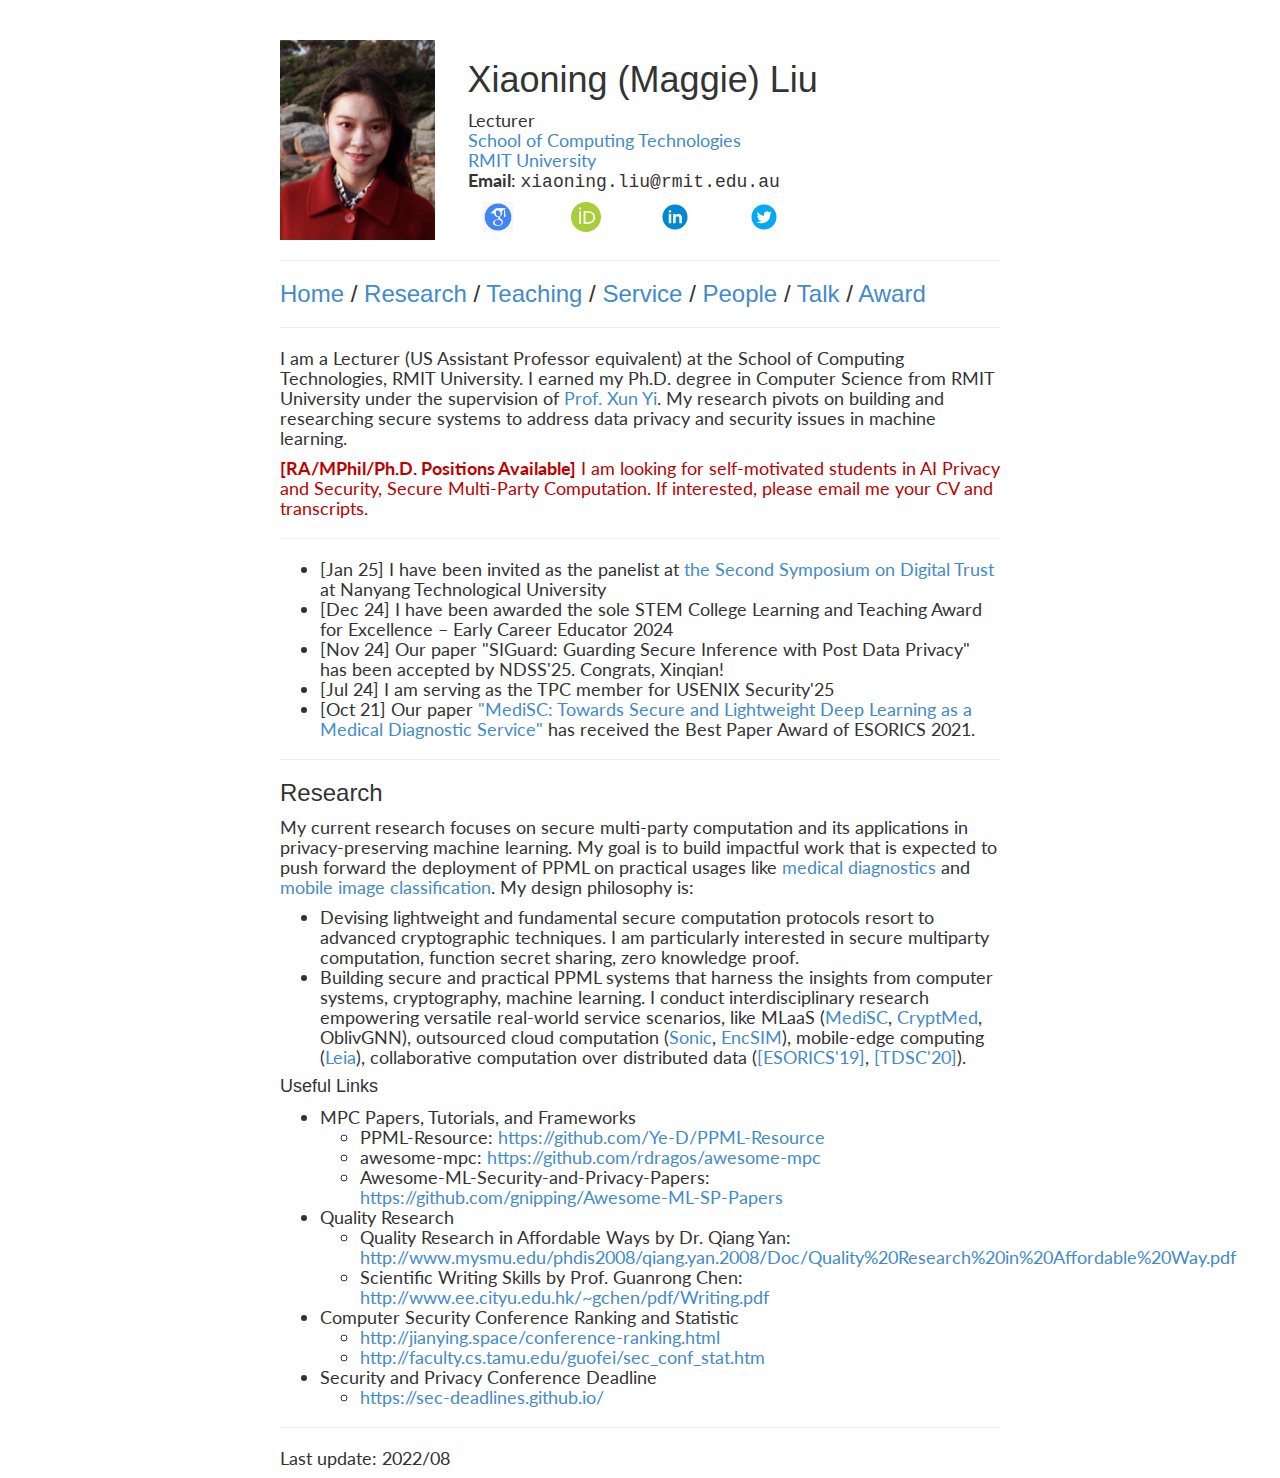
<file: index.html>
<!DOCTYPE html>
<html lang="en">

<head>
    <title>Maggie's Homepage</title>
    <meta http-equiv="Content-Type" content="text/html; charset=UTF-8" />
    <meta name="viewport" content="width=device-width, initial-scale=1.0" />
    <meta name="author" content="Xiaoning Liu">
    <meta name="keywords" content="Xiaoning Liu, Maggie Liu, Xiaoning Liu RMIT, Maggie Liu RMIT, Xiaoning Maggie Liu RMIT">
    <meta name="robots" content="index,follow">
    <meta name="description" content="Homepage of Maggie Liu">
    <link href="https://fonts.googleapis.com/css?family=Lato:100,300,400,700,900" rel="stylesheet">
    <link rel="stylesheet" type="text/css" media="screen,print" href="css/style.css" />
    <link href="css/bootstrap.min.css" rel="stylesheet" media="screen" />
</head>

<body>
<div class="container">
<br>
<br>


<div class="row">
<div class="col-sm-3">
<a href="images/profile.jpeg">
<img class="img-responsive" style="max-height:200px;" src="images/profile.jpeg"/>
</a>
</div>

<div class="col-sm-9">
<div class="clearfix visible-xs-block"></div>
<h1>Xiaoning (Maggie) Liu </h1>
<p style="font-size: 18px">Lecturer<br>
<a href="https://www.rmit.edu.au/about/schools-colleges/computing-technologies">School of Computing Technologies</a><br>
<a href="https://www.rmit.edu.au/">RMIT University</a><br>
<b>Email</b>: <tt>xiaoning.liu@rmit.edu.au</tt> <br>
<div class="col-xs-2">
<a href="https://scholar.google.com/citations?user=hjxSs-UAAAAJ&hl=en" title="gscholar"><img src="./images/gscholar.png" style="max-height:30px;" class="img-responsive"></a>
</div>
<div class="col-xs-2">
<a href="https://orcid.org/0000-0002-9874-8839" title="ORCID"><img src="./images/orcid.svg" style="max-height:30px;" class="img-responsive"></a>
</div>
<div class="col-xs-2">
<a href="https://www.linkedin.com/in/xiaoning-maggie-liu-79777316a/" title="linkedin"><img src="./images/linkedin.png" style="max-height:30px;" class="img-responsive"></a>
</div>
<div class="col-xs-2">
<a href="https://twitter.com/maggie_cityu" title="twitter"><img src="./images/twitter.png" style="max-height:30px;" class="img-responsive"></a>
</div>
</p>
</div>
</div>

<hr/>
<h3>
  <a href="index.html">Home</a> /
  <a href="papers.html">Research</a> /
  <a href="teaching.html">Teaching</a> /
  <a href="service.html">Service</a> /
  <a href="people.html">People</a> /
  <a href="talk.html">Talk</a> /
  <a href="award.html">Award</a>
</h3>
<hr/>

<p>
I am a Lecturer (US Assistant Professor equivalent) at the School of Computing Technologies, RMIT University. I earned my Ph.D. degree in Computer Science from RMIT University under the supervision of <a href="https://scholar.google.com/citations?user=oDRazncAAAAJ&hl=en">Prof. Xun Yi</a>. My research pivots on building and researching secure systems to address data privacy and security issues in machine learning.
</p>


<p style="color:rgb(192, 0, 0);">
<b>[RA/MPhil/Ph.D. Positions Available]</b> I am looking for self-motivated students in AI Privacy and Security, Secure Multi-Party Computation. If interested, please email me your CV and transcripts. 
</p>

<hr/>
<div>
    <ul>
        <li> [Jan 25] I have been invited as the panelist at <a href="https://digital-trust-symposium.github.io/2025/speaker.html">the Second Symposium on Digital Trust</a>  at Nanyang Technological University</li>
        <li> [Dec 24] I have been awarded the sole STEM College Learning and Teaching Award for Excellence – Early Career Educator 2024 </li>
        <li> [Nov 24] Our paper "SIGuard: Guarding Secure Inference with Post Data Privacy" has been accepted by NDSS'25. Congrats, Xinqian! </li>
        <li> [Jul 24] I am serving as the TPC member for USENIX Security'25 </li>
        <li> [Oct 21] Our paper <a href="papers/medisc.pdf">"MediSC: Towards Secure and Lightweight Deep Learning as a Medical Diagnostic Service"</a> has received the Best Paper Award of ESORICS 2021. </li>
    </ul>
</div>
<hr/>



<h3 id="research">Research</h3>
<p>
    My current research focuses on secure multi-party computation and its applications in privacy-preserving machine learning. My goal is to build impactful work that is expected to push forward the deployment of PPML on practical usages like <a href="papers/medisc.pdf">medical diagnostics</a> and <a href="papers/leia.pdf">mobile image classification</a>. My design philosophy is:
    <ul>
        <li>Devising lightweight and fundamental secure computation protocols resort to advanced cryptographic techniques. I am particularly interested in secure multiparty computation, function secret sharing, zero knowledge proof.
        <li>Building secure and practical PPML systems that harness the insights from computer systems, cryptography, machine learning. I conduct interdisciplinary research empowering versatile real-world service scenarios, like MLaaS (<a href="papers/medisc.pdf">MediSC</a>, <a href="papers/cryptmed.pdf">CryptMed</a>, OblivGNN), outsourced cloud computation (<a href="papers/sonic.pdf">Sonic</a>, <a href="papers/encsim.pdf">EncSIM</a>), mobile-edge computing (<a href="papers/leia.pdf">Leia</a>), collaborative computation over distributed data (<a href="papers/dtw-esorics.pdf">[ESORICS'19]</a>, <a href="papers/dtw-tdsc.pdf">[TDSC'20]</a>).
    </ul>
</p>



    
<!--
<h3 id="education">Education / Experience</h3>
<ul>
<li> 2018-2022 Ph.D. in Computer Science, RMIT University, Australia </li>
<li> 2013-2014 M.Sc. in Computer Science, City University of Hong Kong, HKSAR </li>
<li> 2009-2013 B.Eng. in Computer Science and Information Technologies, Henan University, China </li>
</ul>
<ul>
<li> 01/2022-08/2022 Research Fellow, RMIT University, Australia </li>
<li> 07/2016-07/2017 Research Assistant, City University of Hong Kong, HKSAR </li>
<li> 07/2014-07/2016 Software Engineer, IT Channel (Asia) Limited, HKSAR </li>
</ul>
-->

<h4 id="links">Useful Links</h4>
<ul>
    <li>MPC Papers, Tutorials, and Frameworks</li>
    <ul>
        <li>PPML-Resource: <a href="https://github.com/Ye-D/PPML-Resource">https://github.com/Ye-D/PPML-Resource</a></li>
        <li>awesome-mpc: <a href="https://github.com/rdragos/awesome-mpc">https://github.com/rdragos/awesome-mpc</a></li>
        <li>Awesome-ML-Security-and-Privacy-Papers: <a href="https://github.com/gnipping/Awesome-ML-SP-Papers">https://github.com/gnipping/Awesome-ML-SP-Papers</a></li>
    </ul>
    <li>Quality Research</li>
    <ul>
        <li>Quality Research in Affordable Ways by Dr. Qiang Yan: <a href="http://www.mysmu.edu/phdis2008/qiang.yan.2008/Doc/Quality%20Research%20in%20Affordable%20Way.pdf">http://www.mysmu.edu/phdis2008/qiang.yan.2008/Doc/Quality%20Research%20in%20Affordable%20Way.pdf</a></li>
        <li>Scientific Writing Skills by Prof. Guanrong Chen: <a href="http://www.ee.cityu.edu.hk/~gchen/pdf/Writing.pdf">http://www.ee.cityu.edu.hk/~gchen/pdf/Writing.pdf</a></li>
     </ul>
    <li>Computer Security Conference Ranking and Statistic</li>
    <ul>
        <li><a href="http://jianying.space/conference-ranking.html">http://jianying.space/conference-ranking.html</a></li>
        <!-- <li><a href="https://scholar.google.com/citations?view_op=top_venues&hl=en&vq=eng_computersecuritycryptography">https://scholar.google.com/citations?view_op=top_venues&hl=en&vq=eng_computersecuritycryptography</a></li> -->
        <li><a href="http://faculty.cs.tamu.edu/guofei/sec_conf_stat.htm">http://faculty.cs.tamu.edu/guofei/sec_conf_stat.htm</a></li>
    </ul>
    <li>Security and Privacy Conference Deadline</li>
    <ul>
        <li><a href="https://sec-deadlines.github.io/">https://sec-deadlines.github.io/</a></li>
    </ul>
</ul>


<hr/>
<p>Last update: 2022/08</p>
<script src="https://ajax.googleapis.com/ajax/libs/jquery/1.11.0/jquery.min.js"></script>
</div>
</body>
</html>
</file>
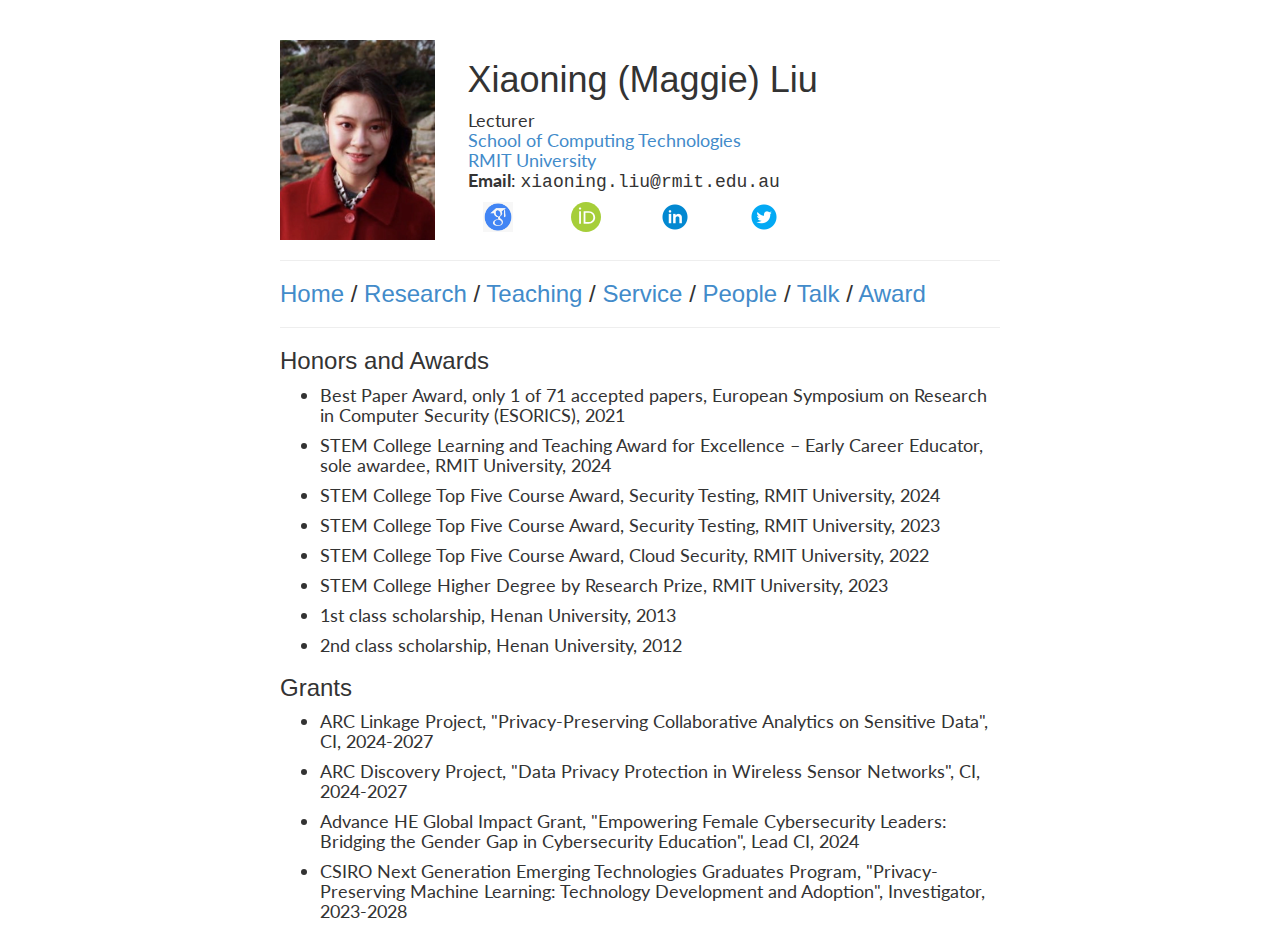
<file: award.html>
<!DOCTYPE html>
<html lang="en">
<head>
    <title>Maggie's Homepage</title>
    <meta http-equiv="Content-Type" content="text/html; charset=UTF-8" />
    <meta name="viewport" content="width=device-width, initial-scale=1.0" />
    <meta name="author" content="Xiaoning Liu">
    <meta name="keywords" content="Xiaoning Liu, Maggie Liu, Xiaoning Liu RMIT, Maggie Liu RMIT, Xiaoning Maggie Liu RMIT">
    <meta name="robots" content="index,follow">
    <meta name="description" content="Homepage of Maggie Liu">
    <link href="https://fonts.googleapis.com/css?family=Lato:100,300,400,700,900" rel="stylesheet">
    <link rel="stylesheet" type="text/css" media="screen,print" href="css/style.css" />
    <link href="css/bootstrap.min.css" rel="stylesheet" media="screen" />
</head>

<body>
<div class="container">
<br>
<br>

<div class="row">
<div class="col-sm-3">
<a href="images/profile.jpeg">
<img class="img-responsive" style="max-height:200px;" src="images/profile.jpeg"/>
</a>
</div>

<div class="col-sm-9">
<div class="clearfix visible-xs-block"></div>
<h1>Xiaoning (Maggie) Liu </h1>
<p style="font-size: 18px">Lecturer<br>
<a href="https://www.rmit.edu.au/about/schools-colleges/computing-technologies">School of Computing Technologies</a><br>
<a href="https://www.rmit.edu.au/">RMIT University</a><br>
<b>Email</b>: <tt>xiaoning.liu@rmit.edu.au</tt> <br>
<div class="col-xs-2">
<a href="https://scholar.google.com/citations?user=hjxSs-UAAAAJ&hl=en" title="gscholar"><img src="./images/gscholar.png" style="max-height:30px;" class="img-responsive"></a>
</div>
<div class="col-xs-2">
<a href="https://orcid.org/0000-0002-9874-8839" title="ORCID"><img src="./images/orcid.svg" style="max-height:30px;" class="img-responsive"></a>
</div>
<div class="col-xs-2">
<a href="https://www.linkedin.com/in/xiaoning-maggie-liu-79777316a/" title="linkedin"><img src="./images/linkedin.png" style="max-height:30px;" class="img-responsive"></a>
</div>
<div class="col-xs-2">
<a href="https://twitter.com/maggie_cityu" title="twitter"><img src="./images/twitter.png" style="max-height:30px;" class="img-responsive"></a>
</div>
</p>
</div>
</div>

<hr/>
<h3>
  <a href="index.html">Home</a> /
  <a href="papers.html">Research</a> /
  <a href="teaching.html">Teaching</a> /
  <a href="service.html">Service</a> /
  <a href="people.html">People</a> /
  <a href="talk.html">Talk</a> /
  <a href="award.html">Award</a>
</h3>
<hr/>

<style>
    ul li{
        font-family: Lato;
        font-size: 18px;
        font-style: normal;
        font-weight: normal;
        font-variant: normal;
        font-weight: 400;
        line-height: 20px;
        margin: 10px 0;
    }
    .col {
	      padding: 1%;
    }
    .col-lg{
        height: 250px;
        overflow: hidden;
        margin: 10px 0;
        position: relative;
        flex-basis: 25%;
    }

    .col-lg img{
    	display:block;
        position: relative;
      	margin: .5em;
        width: 100%;
      	max-height: 180px;
      	text-align: center;
      	overflow: hidden;
    }

    .col-lg p{
      text-align: center;
    }

    .imgrid {
      display: flex;
      flex-wrap: wrap;
    }
</style>


  <h3> Honors and Awards </h3>
    <ul>

        <li>Best Paper Award, only 1 of 71 accepted papers, European Symposium on Research in Computer Security (ESORICS), 2021</li>

        <li>STEM College Learning and Teaching Award for Excellence – Early Career Educator, sole awardee, RMIT University, 2024</li>

        <li>STEM College Top Five Course Award, Security Testing, RMIT University, 2024</li>

        <li>STEM College Top Five Course Award, Security Testing, RMIT University, 2023</li>

        <li>STEM College Top Five Course Award, Cloud Security, RMIT University, 2022</li>

	    <li>STEM College Higher Degree by Research Prize, RMIT University, 2023</li>
	   
        <li>1st class scholarship, Henan University, 2013</li>
        <li>2nd class scholarship, Henan University, 2012</li>
        <!--
            <li>Runner up of the National English Contest for College Students(NECCS), 2012</li> -->
    </ul>

<h3> Grants </h3>
    <ul>
	<li>ARC Linkage Project, "Privacy-Preserving Collaborative Analytics on Sensitive Data", CI, 2024-2027</li>
	<li>ARC Discovery Project, "Data Privacy Protection in Wireless Sensor Networks", CI, 2024-2027</li>
	<li>Advance HE Global Impact Grant, "Empowering Female Cybersecurity Leaders: Bridging the Gender Gap in Cybersecurity Education", Lead CI, 2024</li>
	<li>CSIRO Next Generation Emerging Technologies Graduates Program, "Privacy-Preserving Machine Learning: Technology Development and Adoption", Investigator, 2023-2028</li>
    </ul>


</div>
</body>
</html>
</file>
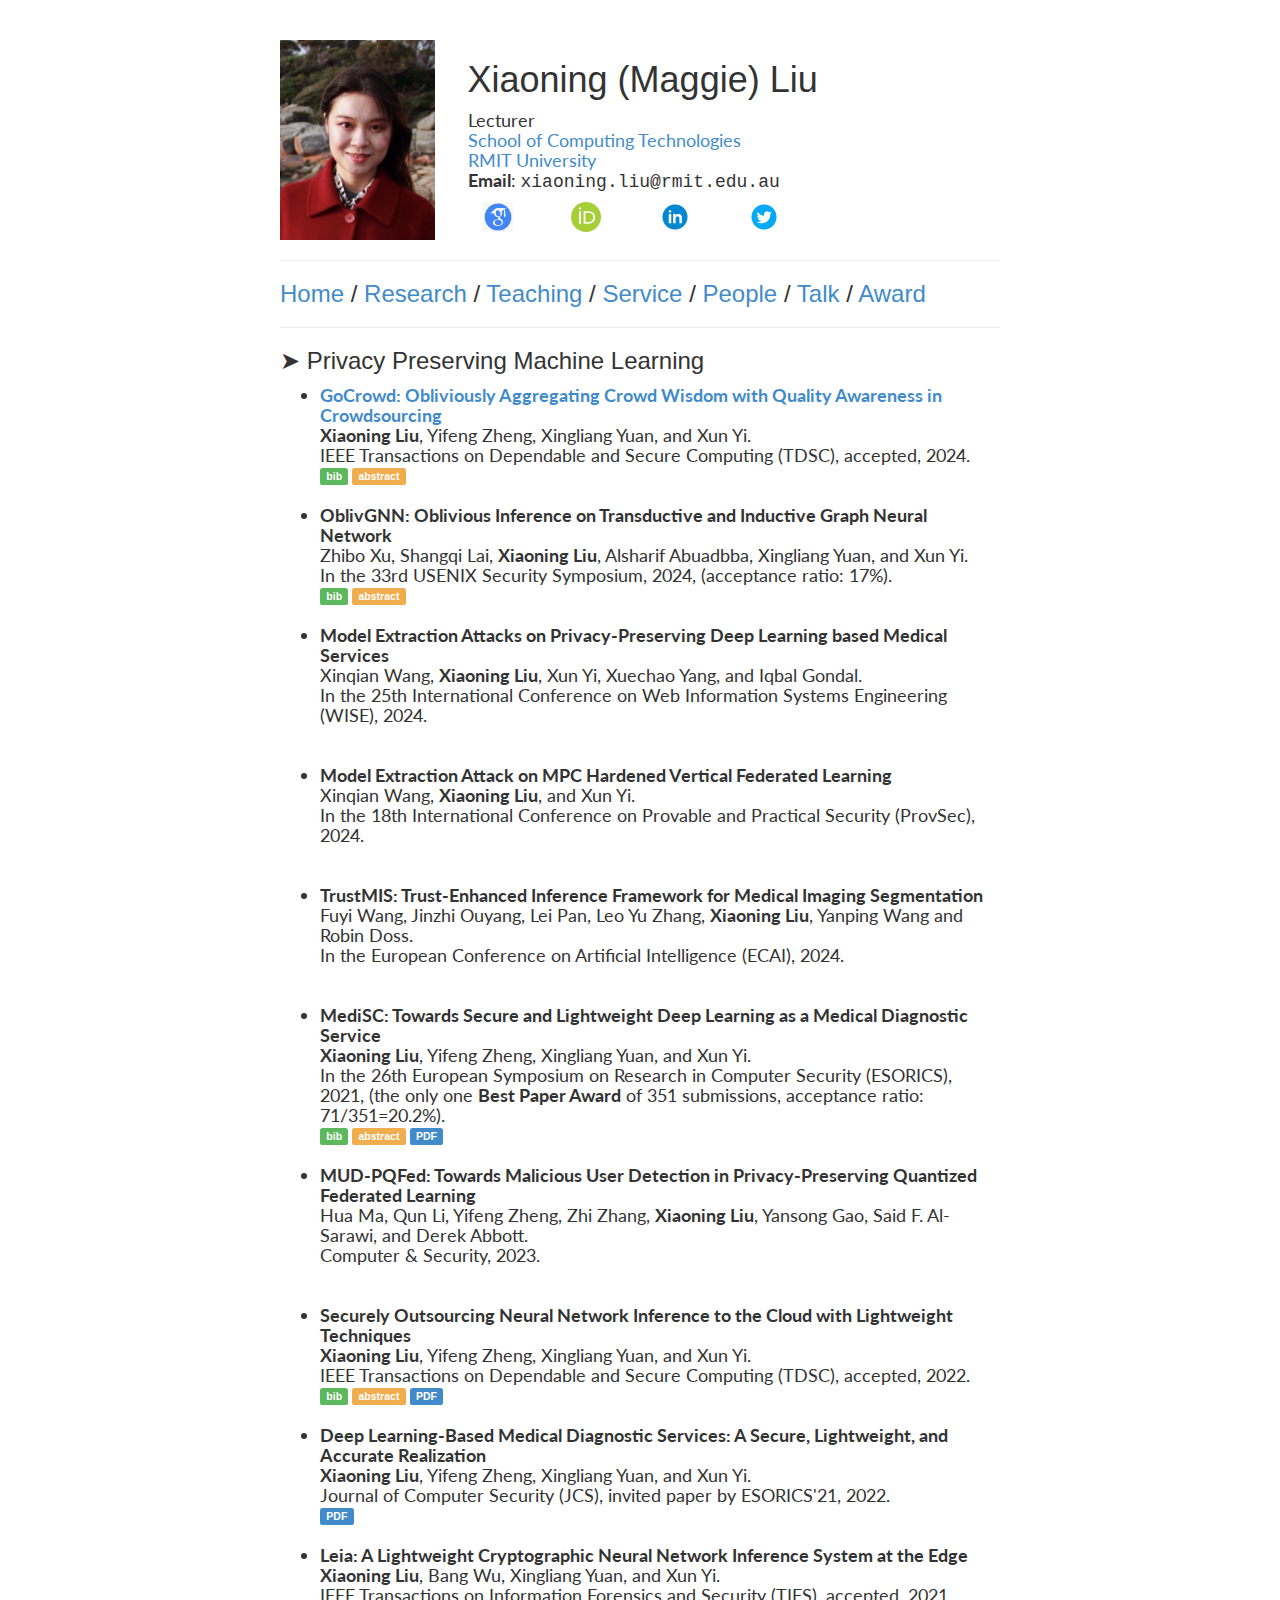
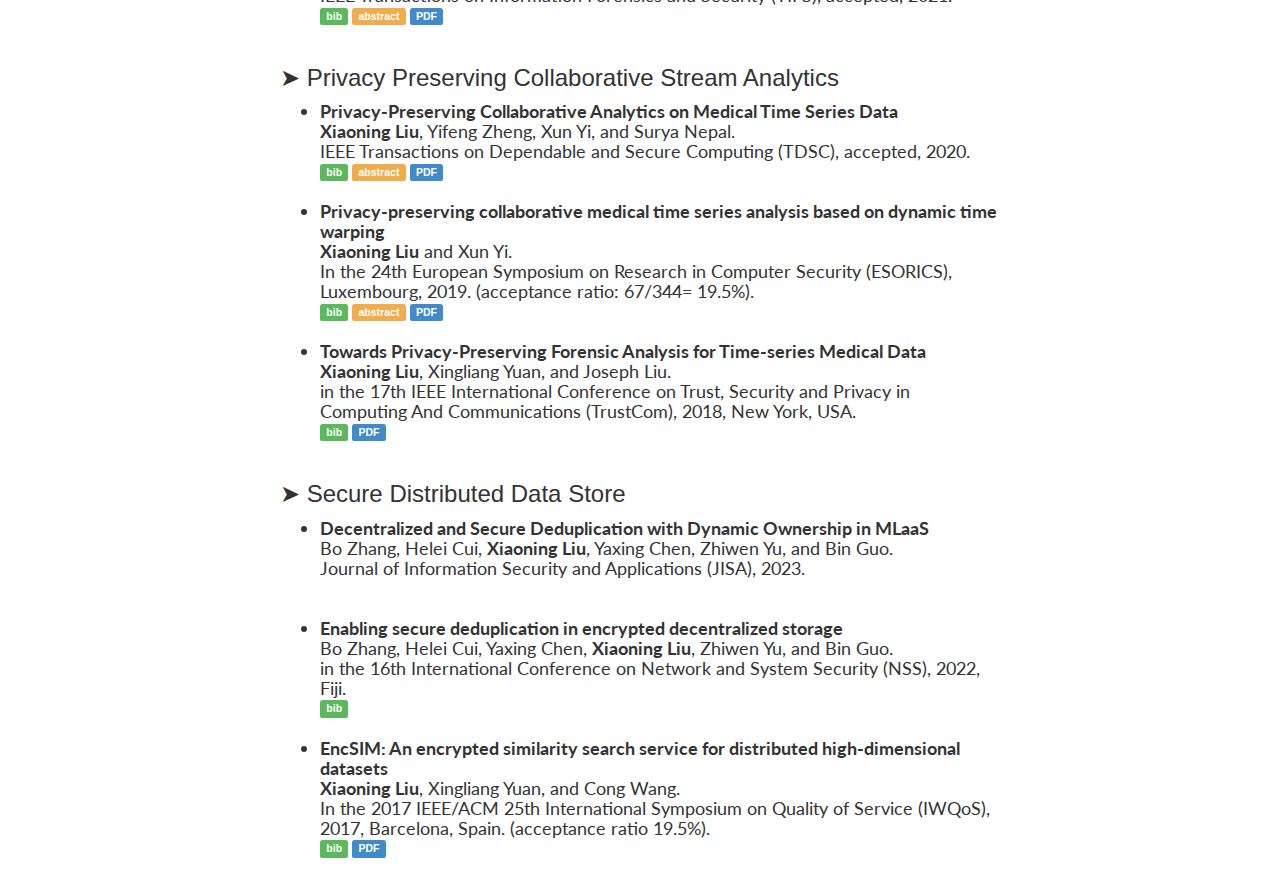
<file: papers.html>
<!DOCTYPE html>
<html lang="en">
<head>
    <title>Maggie's Homepage</title>
    <meta http-equiv="Content-Type" content="text/html; charset=UTF-8" />
    <meta name="viewport" content="width=device-width, initial-scale=1.0" />
    <meta name="author" content="Xiaoning Liu">
    <meta name="keywords" content="Xiaoning Liu, Maggie Liu, Xiaoning Liu RMIT, Maggie Liu RMIT, Xiaoning Maggie Liu RMIT">
    <meta name="robots" content="index,follow">
    <meta name="description" content="Homepage of Maggie Liu">
    <link href="https://fonts.googleapis.com/css?family=Lato:100,300,400,700,900" rel="stylesheet">
    <link rel="stylesheet" type="text/css" media="screen,print" href="css/style.css" />
    <link href="css/bootstrap.min.css" rel="stylesheet" media="screen" />

</head>

<body>
<div class="container">
<br>
<br>

<div class="row">
<div class="col-sm-3">
<a href="images/profile.jpeg">
<img class="img-responsive" style="max-height:200px;" src="images/profile.jpeg"/>
</a>
</div>

<div class="col-sm-9">
<div class="clearfix visible-xs-block"></div>
<h1>Xiaoning (Maggie) Liu </h1>
<p style="font-size: 18px">Lecturer<br>
<a href="https://www.rmit.edu.au/about/schools-colleges/computing-technologies">School of Computing Technologies</a><br>
<a href="https://www.rmit.edu.au/">RMIT University</a><br>
<b>Email</b>: <tt>xiaoning.liu@rmit.edu.au</tt> <br>
<div class="col-xs-2">
<a href="https://scholar.google.com/citations?user=hjxSs-UAAAAJ&hl=en" title="gscholar"><img src="./images/gscholar.png" style="max-height:30px;" class="img-responsive"></a>
</div>
<div class="col-xs-2">
<a href="https://orcid.org/0000-0002-9874-8839" title="ORCID"><img src="./images/orcid.svg" style="max-height:30px;" class="img-responsive"></a>
</div>
<div class="col-xs-2">
<a href="https://www.linkedin.com/in/xiaoning-maggie-liu-79777316a/" title="linkedin"><img src="./images/linkedin.png" style="max-height:30px;" class="img-responsive"></a>
</div>
<div class="col-xs-2">
<a href="https://twitter.com/maggie_cityu" title="twitter"><img src="./images/twitter.png" style="max-height:30px;" class="img-responsive"></a>
</div>
</p>
</div>
</div>

<hr/>
<h3>
  <a href="index.html">Home</a> /
  <a href="papers.html">Research</a> /
  <a href="teaching.html">Teaching</a> /
  <a href="service.html">Service</a> /
  <a href="people.html">People</a> /
  <a href="talk.html">Talk</a> /
  <a href="award.html">Award</a>
</h3>
<hr/>



<script>
function copy(dest, source) {
  if(dest.source == source) {
    dest.innerHTML = "";
    dest.source = null;
    dest.style.width="0px";
    dest.style.border = "";
    dest.style.padding = "0px";
  }
  else {
    dest.innerHTML = source.innerHTML;
    dest.source = source;
    dest.style.width = "800px";
    dest.style.padding = "10px";
    dest.style.border = "2px dotted gray";
    dest.style.background = "#F5F5F5";
    dest.style.margin = "10px";
  }
  dest.blur();
}
</script>


<script>
        paper_count = 0

        function add_paper(title, authors, conference, link, bib, abstract, pdf, code, arxiv_link, slides, talk, msg) {
            list_entry = "<li style=\"font-size:18px\">"
            if (link != null)
                list_entry += "<a href=\"" + link + "\" + >"
            list_entry += "<b>" + title + "</b>"
            if (link != null)
                list_entry += "</a>"
            list_entry += "<br>" + authors + ".<br>" + conference + ".</li>"

            if (bib != null) {
                list_entry += "<div id=\"bib" + paper_count + "\" style=\"display:none\">" + bib + "</div>"
                list_entry += "<a href=\"javascript:copy(div" + paper_count + ",bib" + paper_count + ")\"> <span class=\"label label-success\">bib</span></a>"
            }

            if (abstract != null) {
                list_entry += "<div id=\"abstract" + paper_count + "\" style=\"display:none\">" + abstract + "</div>"
                list_entry += "<a href=\"javascript:copy(div" + paper_count + ",abstract" + paper_count + ")\"> <span class=\"label label-warning\">abstract</span></a>"
            }
            if (pdf != null)
                list_entry += " <a href=\"" + pdf + "\"><span class=\"label label-primary\">PDF</span></a>"

            if (code != null)
                list_entry += " <a href=\"" + code + "\"><span class=\"label label-danger\">code/models</span></a>"

           if (arxiv_link != null)
                list_entry += " <a href=\"" + arxiv_link + "\"><span class=\"label label-primary\">arXiv</span></a>"

            if (slides != null)
                list_entry += " <a href=\"" + slides + "\"><span class=\"label label-info\">slides/poster</span></a>"

            if (talk != null)
                list_entry += " <a href=\"" + talk + "\"><span class=\"label label-success\">talk</span></a>"

            list_entry += "<br>"

            if (msg != null)
                list_entry += "<i>" + msg + "</i>"

            list_entry += "<div id=\"div" + paper_count + "\" style=\"font-size:15px\"></div><br>"

            document.write(list_entry)

            paper_count += 1
        }

        document.write("<details open><summary><p><h3>&#10148; Privacy Preserving Machine Learning</h3></p></summary>")

        document.write("<ul>")
        add_paper("GoCrowd: Obliviously Aggregating Crowd Wisdom with Quality Awareness in Crowdsourcing",
            "<b>Xiaoning Liu</b>, Yifeng Zheng, Xingliang Yuan, and Xun Yi",
            "IEEE Transactions on Dependable and Secure Computing (TDSC), accepted, 2024",
            "https://www.computer.org/csdl/journal/tq/5555/01/10559394/1XR0jDBDAqI", //link
            "@article{liu2024gocrowd, title={GoCrowd: Obliviously Aggregating Crowd Wisdom With Quality Awareness in Crowdsourcing}, author={Liu, Xiaoning and Zheng, Yifeng and Yuan, Xingliang and Yi, Xun}, journal={IEEE Transactions on Dependable and Secure Computing}, year={2024}, publisher={IEEE} }", //citation
            "Organizations these days capitalize on crowdsourcing to learn collective wisdom from a population of individuals. Vast amounts of data have been gathered, making the crowdsourcing platforms a lucrative target to steal data from and thus raising severe privacy concerns. Data contributed by workers may carry sensitive individual information. Meanwhile, organizations deem the aggregate statistics as intellectual property. In this paper, we propose, design, and evaluate GoCrowd, a system framework for obliviously aggregating wisdom with quality assurance in crowdsourcing. At its core, we propose constructions for two procedures. The starting point is a gold-standard based private worker quality control procedure that provides privacy-friendly worker quality assurance under the widely popular gold-standard mechanism. The subsequent procedure is an oblivious wisdom aggregation procedure that obliviously learns aggregate statistics over workers' data while considering their quality. We securely realize these procedures with only lightweight secret sharing techniques. Our system is utterly oblivious to the service provider, and ensures that only the requester can learn the aggregate quality-aware statistics but nothing more. Extensive evaluations show that GoCrowd can produce quality statistics over data from 500 workers for 200 16-choice questions within 1 s.", //abstract
            null, //paper
            null, 
            null,
            null,
            null
        )
    
    
        add_paper("OblivGNN: Oblivious Inference on Transductive and Inductive Graph Neural Network",
            "Zhibo Xu, Shangqi Lai, <b>Xiaoning Liu</b>, Alsharif Abuadbba, Xingliang Yuan, and Xun Yi",
            "In the 33rd USENIX Security Symposium, 2024, (acceptance ratio: 17%)",
            null,//link
            "@inproceedings{xu2024oblivgnn, title={$\{$OblivGNN$\}$: Oblivious Inference on Transductive and Inductive Graph Neural Network}, author={Xu, Zhibo and Lai, Shangqi and Liu, Xiaoning and Abuadbba, Alsharif and Yuan, Xingliang and Yi, Xun}, booktitle={33rd USENIX Security Symposium (USENIX Security 24)}, pages={2209--2226}, year={2024}}",//citation
            "Graph Neural Networks (GNNs) have emerged as a powerful tool for analysing graph-structured data across various domains, including social networks, banking, and bioinformatics. In the meantime, graph data contains sensitive information, such as social relations, financial transactions, and chemical structures, and GNN models are IPs of the model owner. Thus, deploying GNNs in cloud-based Machine Learning as a Service (MLaaS) raises significant privacy concerns. In this paper, we present a comprehensive solution to enable secure GNN inference in MLaaS, named OblivGNN. OblivGNN is designed to support both transductive (static graph) and inductive (dynamic graph) inference services without revealing either graph data or GNN models. In particular, we adopt a lightweight cryptographic primitive, i.e., function secret sharing, to achieve low communication and computation overhead during inference. Furthermore, we are the first to propose a secure update protocol for the inductive setting, which can obliviously update the graph without revealing which parts of the graph are updated. Particularly, our results with three widely-used graph datasets (Cora, Citeseer, and Pubmed) show that OblivGNN can achieve comparable accuracy to an Additive Secret Sharing-based baseline. Nonetheless, our design reduces the runtime cost by up to 38% and the communication cost by 10× to 151×, highlighting its practicality when processing large graphs with GNN models.",//abstract
            null,
            null,
            null,
            null,
            null
        )
        
         add_paper("Model Extraction Attacks on Privacy-Preserving Deep Learning based Medical Services",
            "Xinqian Wang, <b>Xiaoning Liu</b>, Xun Yi, Xuechao Yang, and Iqbal Gondal",
            "In the 25th International Conference on Web Information Systems Engineering (WISE), 2024",
            null,//link
            null,
            null,
            null,
            null,
            null,
            null,
            null
        )
    
        add_paper("Model Extraction Attack on MPC Hardened Vertical Federated Learning",
            "Xinqian Wang, <b>Xiaoning Liu</b>, and Xun Yi",
            "In the 18th International Conference on Provable and Practical Security (ProvSec), 2024",
            null,//link
            null,
            null,
            null,
            null,
            null,
            null,
            null
        )
        add_paper("TrustMIS: Trust-Enhanced Inference Framework for Medical Imaging Segmentation",
            "Fuyi Wang, Jinzhi Ouyang, Lei Pan, Leo Yu Zhang, <b>Xiaoning Liu</b>, Yanping Wang and Robin Doss",
            "In the European Conference on Artificial Intelligence (ECAI), 2024",
            null,//link
            null,
            null,
            null,
            null,
            null,
            null,
            null
        )
   
        add_paper("MediSC: Towards Secure and Lightweight Deep Learning as a Medical Diagnostic Service",
            "<b>Xiaoning Liu</b>, Yifeng Zheng, Xingliang Yuan, and Xun Yi",
            "In the 26th European Symposium on Research in Computer Security (ESORICS), 2021, (the only one <b>Best Paper Award</b> of 351 submissions, acceptance ratio: 71/351=20.2%)",
            null,//link
            "@inproceedings{liu2021medisc,title={Medisc: Towards secure and lightweight deep learning as a medical diagnostic service},author={Liu, Xiaoning and Zheng, Yifeng and Yuan, Xingliang and Yi, Xun},booktitle={Proc. of ESORICS},year={2021}}",
            "The striking progress of deep learning paves the way towards intelligent and quality medical diagnostic services. Enterprises deploy such services via the neural network (NN) inference, yet confronted with rising privacy concerns of the medical data being diagnosed and the pretrained NN models. We propose MediSC, a system framework that enables enterprises to offer secure medical diagnostic service to their customers via an execution of NN inference in the ciphertext domain. MediSC ensures the privacy of both parties with cryptographic guarantees. At the heart, we present an efficient and communication-optimized secure inference protocol that purely relies on the lightweight secret sharing techniques and can well cope with the commonly-used linear and non-linear NN layers. Compared to the garbled circuits based solutions, the latency and communication of MediSC are 24x lower and 868x less for the secure ReLU, and 20x lower and 314x less for the secure Max-pool. We evaluate MediSC on two benchmark and four real-world medical datasets, and comprehensively compare it with prior arts. The results demonstrate the promising performance of MediSC, which is much more bandwidthefficient compared to prior works.",
            "papers/medisc.pdf",
            null,
            null,
            null,
            null
        )
         
        add_paper("MUD-PQFed: Towards Malicious User Detection in Privacy-Preserving Quantized Federated Learning",
            "Hua Ma, Qun Li, Yifeng Zheng, Zhi Zhang, <b>Xiaoning Liu</b>, Yansong Gao, Said F. Al-Sarawi, and Derek Abbott",
            "Computer & Security, 2023",
            null,//link "https://doi.org/10.1016/j.cose.2023.103406",
            null,//bib
            null,//abstract    
            null,//paper
            null,
            null,
            null,
            null
        )
         add_paper("Securely Outsourcing Neural Network Inference to the Cloud with Lightweight Techniques",
            "<b>Xiaoning Liu</b>, Yifeng Zheng, Xingliang Yuan, and Xun Yi",
            "IEEE Transactions on Dependable and Secure Computing (TDSC), accepted, 2022",
            null,
            "@article{liu2022securely,title={Securely Outsourcing Neural Network Inference to the Cloud with Lightweight Techniques},author={Liu, Xiaoning and Zheng, Yifeng and Yuan, Xingliang and Yi, Xun},journal={IEEE Transactions on Dependable and Secure Computing}, year={2022},publisher={IEEE}}",
            "Neural network (NN) inference services enrich many applications, like image classification, object recognition, facial verification, and more. These NN inference services are increasingly becoming an essential offering from cloud computing providers, where end-users' data are offloaded to the cloud for inference under a customized model. However, current cloud-based inference services operate on clear inputs and NN models, raising paramount privacy concerns. Individual user data may contain private information that should always remain confidential. Meanwhile, the NN model is deemed proprietary to the model owner as model training requires substantial resources. In this paper, we present, tailor, and evaluate Sonic, a lightweight secure NN inference service delegated in the cloud. Sonic leverages the cloud computing paradigm to fully outsource the secure inference, freeing end devices and model owners from being actively online for assistance. Sonic guards both user input and model privacy along the whole service flow. We design a series of secure and efficient NN layer functions purely using lightweight cryptographic primitives. Extensive evaluations demonstrate that Sonic achieves up to 60x bandwidth saving in online inference compared to prior art.",
            "papers/sonic.pdf",
            null,
            null,
            null,
            null
        )
        add_paper("Deep Learning-Based Medical Diagnostic Services: A Secure, Lightweight, and Accurate Realization",
            "<b>Xiaoning Liu</b>, Yifeng Zheng, Xingliang Yuan, and Xun Yi",
            "Journal of Computer Security (JCS), invited paper by ESORICS'21, 2022",
            null,//link
            null,//bib
            null,//abstract
            "papers/cryptmed.pdf",
            null,
            null,
            null,
            null
        )

       
        add_paper("Leia: A Lightweight Cryptographic Neural Network Inference System at the Edge",
            "<b>Xiaoning Liu</b>, Bang Wu, Xingliang Yuan, and Xun Yi",
            "IEEE Transactions on Information Forensics and Security (TIFS), accepted, 2021",
            null,
            "@article{liu2021leia,\n\t title={Leia: A lightweight cryptographic neural network inference system at the edge}, author={Liu, Xiaoning and Wu, Bang and Yuan, Xingliang and Yi, Xun}, journal={IEEE Transactions on Information Forensics and Security}, volume={17},pages={237--252}, year={2021}, publisher={IEEE}}",
            "The advances in machine learning have revealed its great potential for emerging mobile applications such as face recognition and voice assistant. Models trained via a Neural Network (NN) can offer accurate and efficient inference services for mobile users. Unfortunately, the current deployment of such service encounters privacy concerns. Directly offloading the model to the mobile device violates model privacy of the model owner, while feeding user input to the service compromises user privacy. To address this issue, we propose Leia, a lightweight cryptographic NN inference system at the edge. Leia is designed from two mobile-friendly perspectives. First, it leverages the paradigm of edge computing wherein the inference procedure keeps the model closer to the mobile user to foster low latency service. Specifically, Leia’s architecture consists of two non-colluding edge services to obliviously perform NN inference on the encoded user data and model. Second, Leia’s realization makes the judicious use of potentially constrained computational and communication resources in edge devices. We adapt the Binarized Neural Network (BNN), a trending flavor of NN with low inference overhead, and purely choose the lightweight secret sharing techniques to realize secure blocks of BNN. We implement Leia and deploy it on Raspberry Pi. Empirical evaluations on benchmark and medical datasets via various models demonstrate the practicality of Leia.",
            "papers/leia.pdf",
            null,
            null,
            null,
            null
        )
        document.write("</ul></details>")
       









        document.write("<details open><summary><p><h3>&#10148; Privacy Preserving Collaborative Stream Analytics</h3></p></summary>")
        document.write("<ul>")
        add_paper("Privacy-Preserving Collaborative Analytics on Medical Time Series Data",
            "<b>Xiaoning Liu</b>, Yifeng Zheng, Xun Yi, and Surya Nepal",
            "IEEE Transactions on Dependable and Secure Computing (TDSC), accepted, 2020",
            null,
            "@article{liu2020privacy, title={Privacy-preserving collaborative analytics on medical time series data}, author={Liu, Xiaoning and Zheng, Yifeng and Yi, Xun and Nepal, Surya}, journal={IEEE Transactions on Dependable and Secure Computing},  year={2020}, publisher={IEEE}}",
            "Medical time series data analytics based on dynamic time warping (DTW) greatly benefits modern medical research. Driven by the distributed nature of medical data, the collaboration of multiple healthcare institutions is usually necessary for a sound medical conclusion. Among others, a typical use case is disease screening for public health, where multiple healthcare institutions wish to collaboratively detect over their joint datasets the patients whose medical records have similar features to the given query samples. However, sharing the medical data faces critical privacy obstacles with the increasingly strict legal regulations on data privacy. In this article, we present the design of a novel system enabling privacy-preserving DTW-based analytics on distributed medical time series datasets. Our system is built from a delicate synergy of techniques from both cryptography and data mining domains, where the key idea is to leverage observations on the advancements in plaintext DTW analytics (e.g., clustering and pruning) to facilitate the scalable computation in the ciphertext domain, through our tailored security design. Extensive experiments over real medical time series datasets demonstrate the promising performance of our system, e.g., our system is able to process a secure DTW query computation over 15K time series sequences in 34 minutes.",
            "papers/dtw-tdsc.pdf",
            null,
            null,
            null,
            null
        )

        add_paper("Privacy-preserving collaborative medical time series analysis based on dynamic time warping",
            "<b>Xiaoning Liu</b> and Xun Yi",
            "In the 24th European Symposium on Research in Computer Security (ESORICS), Luxembourg, 2019. (acceptance ratio: 67/344= 19.5%)",
            null,
            "@inproceedings{liu2019privacy, title={Privacy-preserving collaborative medical time series analysis based on dynamic time warping}, author={Liu, Xiaoning and Yi, Xun}, booktitle={European Symposium on Research in Computer Security}, pages={439--460}, year={2019}, organization={Springer}}",
            "Evaluating medical time series (e.g., physiological sequences) under dynamic time warping (DTW) derives insights assisting biomedical research and clinical decision making. Due to the natural distribution of medical data, a collaboration among multiple healthcare institutes is required to carry out a reliable and quality medical judgment. Yet sharing medical data cross the boundaries of multiple institutions faces widespread privacy threats, along with increasingly stringent laws and privacy regulations nowadays. Addressing such demands, we propose a privacy-preserving system tailored for the DTW-based analysis over the decentralized medical time series sequences. Our system constructs a secure and scalable architecture to deliver comprehensive results from a joint data analytic task with privacy preservation. To accelerate complicated DTW query processing, our system adapts the advancement in secure multi-party computation (MPC) framework to realize encrypted DTW computation, decomposing complicated and iterative operations into atomic functions under suitable MPC primitives and optimized for DTW. Moreover, our system introduces a secure hybrid pruning strategy that diminishes the volume of time series sequences that are submitted before and processed within the encrypted DTW query. We implement a prototype and evaluate its performance on Amazon Cloud. The empirical evaluation demonstrates the feasibility of our system in practice.",
            "papers/dtw-esorics.pdf",
            null,
            null,
            null,
            null
        )



        add_paper("Towards Privacy-Preserving Forensic Analysis for Time-series Medical Data",
            "<b>Xiaoning Liu</b>, Xingliang Yuan, and Joseph Liu",
            "in the 17th IEEE International Conference on Trust, Security and Privacy in Computing And Communications (TrustCom), 2018, New York, USA",
            null,
            "@inproceedings{liu2018towards, title={Towards privacy-preserving forensic analysis for time-series medical data}, author={Liu, Xiaoning and Yuan, Xingliang and Liu, Joseph}, booktitle={2018 17th IEEE International Conference On Trust, Security And Privacy In Computing And  Communications/12th IEEE International Conference On Big Data Science And Engineering (TrustCom/BigDataSE)}, pages={1664--1668}, year={2018}, organization={IEEE}}",
            null,
            "papers/trustcom.pdf",
            null,
            null,
            null,
            null
        )
        document.write("</ul></details>")



        document.write("<details open><summary><p><h3>&#10148; Secure Distributed Data Store</h3></p></summary>")
    
        document.write("<ul>")
        add_paper("Decentralized and Secure Deduplication with Dynamic Ownership in MLaaS",
            "Bo Zhang, Helei Cui, <b>Xiaoning Liu</b>, Yaxing Chen, Zhiwen Yu, and Bin Guo",
            "Journal of Information Security and Applications (JISA), 2023",
            null,
            null, //cite
            null,
            null,
            null,
            null,
            null,
            null
        )
    
        
        add_paper("Enabling secure deduplication in encrypted decentralized storage",
            "Bo Zhang, Helei Cui, Yaxing Chen, <b>Xiaoning Liu</b>, Zhiwen Yu, and Bin Guo",
            "in the 16th International Conference on Network and System Security (NSS), 2022, Fiji",
            null,
            "@inproceedings{zhang2022enabling, title={Enabling secure deduplication in encrypted decentralized storage}, author={Zhang, Bo and Cui, Helei and Chen,Yaxing and Liu, Xiaoning and Yu, Zhiwen and Guo, Bin}, booktitle={International Conference on Network and System Security}, pages={459--475},year={2022}, organization={Springer} }" ,
            null,
            null,
            null,
            null,
            null,
            null
        )

            add_paper("EncSIM: An encrypted similarity search service for distributed high-dimensional datasets",
            "<b>Xiaoning Liu</b>, Xingliang Yuan, and Cong Wang",
            "In the 2017 IEEE/ACM 25th International Symposium on Quality of Service (IWQoS), 2017, Barcelona, Spain. (acceptance ratio 19.5%)",
            null,
            "@inproceedings{liu2017encsim, title={EncSIM: An encrypted similarity search service for distributed high-dimensional datasets}, author={Liu, Xiaoning and Yuan, Xingliang and Wang, Cong}, booktitle={2017 IEEE/ACM 25th International Symposium on Quality of Service (IWQoS)}, pages={1--10}, year={2017}, organization={IEEE}}",
            null,
            "papers/encsim.pdf",
            null,
            null,
            null,
            null
        )
        
        document.write("</ul></details>")
</script>


<script src="https://ajax.googleapis.com/ajax/libs/jquery/1.11.0/jquery.min.js"></script>
</div>
</body>
</html>
</file>
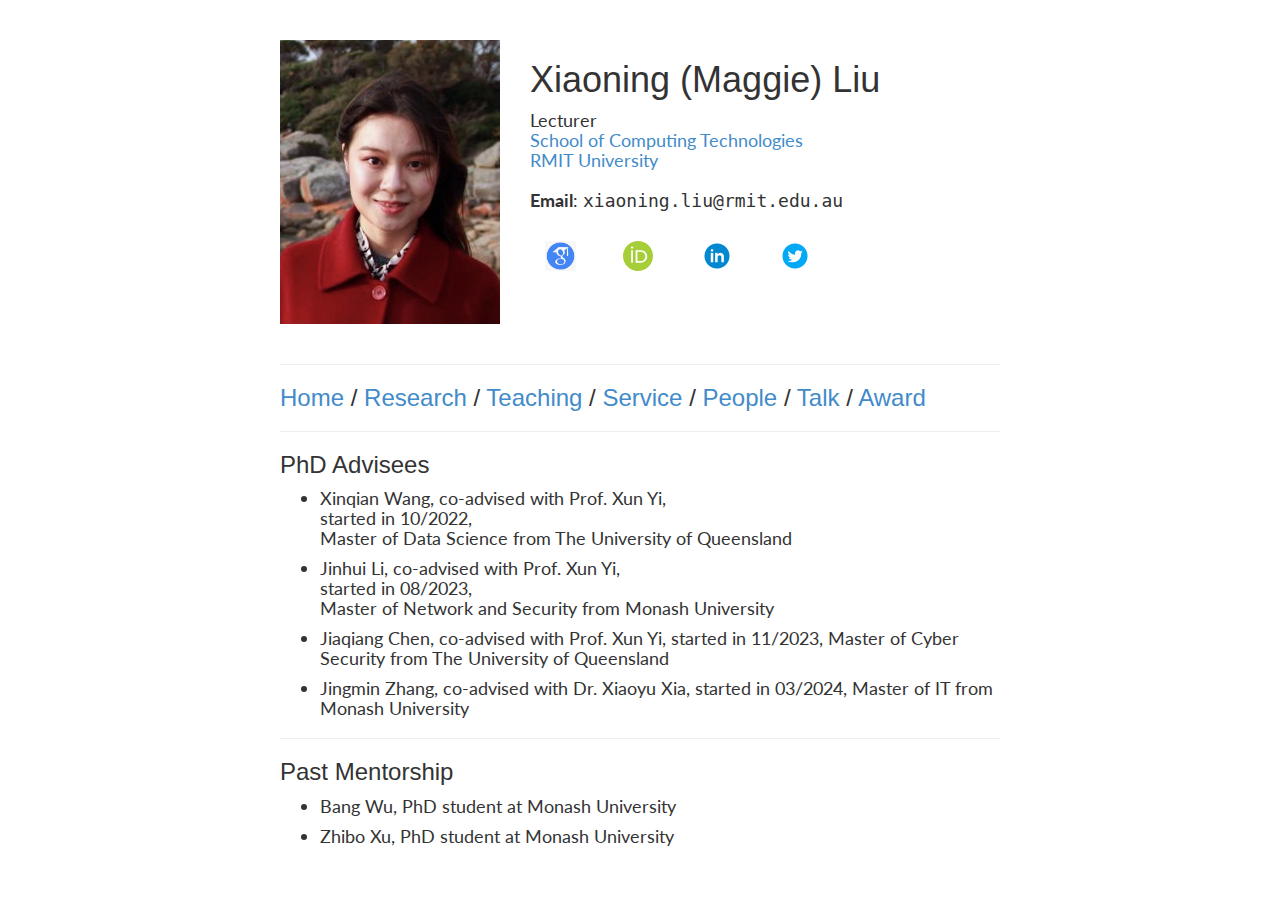
<file: people.html>
<!DOCTYPE html>
<html lang="en">
<head>
    <title>Maggie's Homepage</title>
    <meta http-equiv="Content-Type" content="text/html; charset=UTF-8" />
    <meta name="viewport" content="width=device-width, initial-scale=1.0" />
    <meta name="author" content="Xiaoning Liu">
    <meta name="keywords" content="Xiaoning Liu, Maggie Liu, Xiaoning Liu RMIT, Maggie Liu RMIT, Xiaoning Maggie Liu RMIT">
    <meta name="robots" content="index,follow">
    <meta name="description" content="Homepage of Maggie Liu">
    <link href="https://fonts.googleapis.com/css?family=Lato:100,300,400,700,900" rel="stylesheet">
    <link rel="stylesheet" type="text/css" media="screen,print" href="css/style.css" />
    <link href="css/bootstrap.min.css" rel="stylesheet" media="screen" />
</head>

<body>
<div class="container">
<br>
<br>

<div class="row">
<div class="col-sm-4">
<a href="images/profile.jpeg">
<img class="img-responsive" style="max-height:300px;" src="images/profile.jpeg"/>
</a>
</div>

<div class="col-sm-8">
<div class="clearfix visible-xs-block"></div>
<h1>Xiaoning (Maggie) Liu </h1>
<!-- <h1><img style="max-height:30px;" src="images/chinese_name.jpg"/></h1> -->
<p style="font-size: 18px">Lecturer<br>
<a href="https://www.rmit.edu.au/about/schools-colleges/computing-technologies">School of Computing Technologies</a><br>
<a href="https://www.rmit.edu.au/">RMIT University</a>
<br>
<br>
<b>Email</b>: <tt>xiaoning.liu@rmit.edu.au</tt> <br>
<br>
<div class="col-xs-2">
<a href="https://scholar.google.com/citations?user=hjxSs-UAAAAJ&hl=en" title="gscholar"><img src="./images/gscholar.png" style="max-height:30px;" class="img-responsive"></a>
</div>
<div class="col-xs-2">
<a href="https://orcid.org/0000-0002-9874-8839" title="ORCID"><img src="./images/orcid.svg" style="max-height:30px;" class="img-responsive"></a>
</div>
<div class="col-xs-2">
<a href="https://www.linkedin.com/in/xiaoning-maggie-liu-79777316a/" title="linkedin"><img src="./images/linkedin.png" style="max-height:30px;" class="img-responsive"></a>
</div>
<div class="col-xs-2">
<a href="https://twitter.com/maggie_cityu" title="twitter"><img src="./images/twitter.png" style="max-height:30px;" class="img-responsive"></a>
</div>
</p>
</div>
</div>
<br>

<hr/>
<h3>
  <a href="index.html">Home</a> /
  <a href="papers.html">Research</a> /
  <a href="teaching.html">Teaching</a> /
  <a href="service.html">Service</a> /
  <a href="people.html">People</a> /
  <a href="talk.html">Talk</a> /
  <a href="award.html">Award</a>
</h3>
<hr/>

<style>
    ul li{
        font-family: Lato;
        font-size: 18px;
        font-style: normal;
        font-weight: normal;
        font-variant: normal;
        font-weight: 400;
        line-height: 20px;
        margin: 10px 0;
	width: 400;
    }
    .col {
	      padding: 1%;
    }
    .col-lg{
        height: 250px;
        overflow: hidden;
        margin: 10px 0;
        position: relative;
        flex-basis: 25%;
    }

    .col-lg img{
    	display:block;
        position: relative;
      	margin: .5em;
        width: 100%;
      	max-height: 180px;
      	text-align: center;
      	overflow: hidden;
    }

    .col-lg p{
      text-align: center;
    }

    .imgrid {
      display: flex;
      flex-wrap: wrap;
    }
</style>


  <h3> PhD Advisees </h3>
  <ul>
    <li>Xinqian Wang, co-advised with Prof. Xun Yi, </br>started in 10/2022, </br>Master of Data Science from The University of Queensland</li> 
  	
    <li>Jinhui Li, co-advised with Prof. Xun Yi, </br>started in 08/2023, </br>Master of Network and Security from Monash University</li> 
  	
    <li>Jiaqiang Chen, co-advised with Prof. Xun Yi, started in 11/2023, Master of Cyber Security from The University of Queensland </li> 
	  
    <li>Jingmin Zhang, co-advised with Dr. Xiaoyu Xia, started in 03/2024, Master of IT from Monash University  </li> 
	  
  </ul>

  <hr>
  
  <h3> Past Mentorship </h3>
  <ul>
        <li>Bang Wu, PhD student at Monash University</li>
        <li>Zhibo Xu, PhD student at Monash University</li>
        <!-- <li>Jingyu Liu, PhD applicant, expect to start in 09/2022 (MSc from Chinese Academy of Science)</li> -->
    </ul>
  
   <!-- <h2> Alumni </h2>
    <ul>
    </ul> -->
</div>
</body>
</html>
</file>
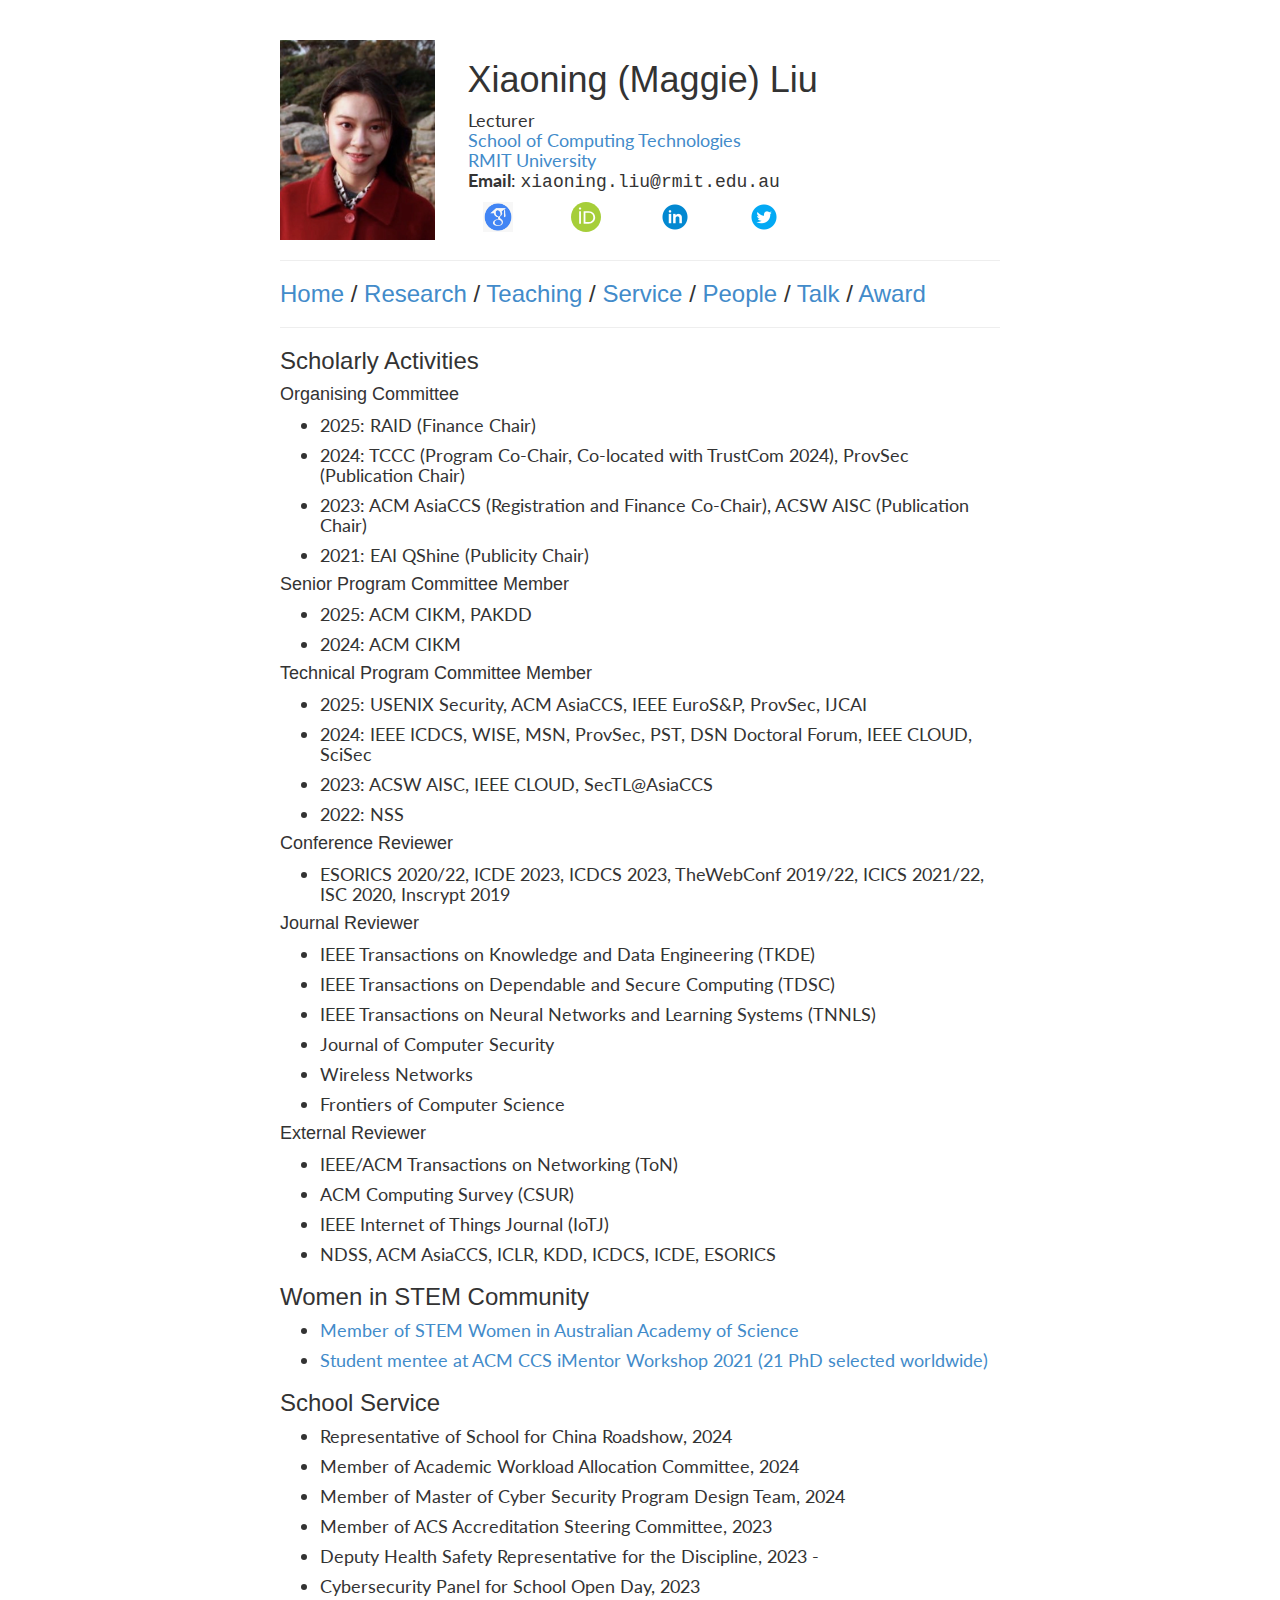
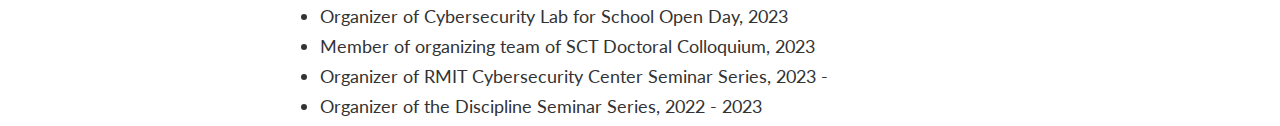
<file: service.html>
<!DOCTYPE html>
<html lang="en">
<head>
    <title>Maggie's Homepage</title>
    <meta http-equiv="Content-Type" content="text/html; charset=UTF-8" />
    <meta name="viewport" content="width=device-width, initial-scale=1.0" />
    <meta name="author" content="Xiaoning Liu">
    <meta name="keywords" content="Xiaoning Liu, Maggie Liu, Xiaoning Liu RMIT, Maggie Liu RMIT, Xiaoning Maggie Liu RMIT">
    <meta name="robots" content="index,follow">
    <meta name="description" content="Homepage of Maggie Liu">
    <link href="https://fonts.googleapis.com/css?family=Lato:100,300,400,700,900" rel="stylesheet">
    <link rel="stylesheet" type="text/css" media="screen,print" href="css/style.css" />
    <link href="css/bootstrap.min.css" rel="stylesheet" media="screen" />
</head>

<body>
<div class="container">
<br>
<br>


<div class="row">
<div class="col-sm-3">
<a href="images/profile.jpeg">
<img class="img-responsive" style="max-height:200px;" src="images/profile.jpeg"/>
</a>
</div>

<div class="col-sm-9">
<div class="clearfix visible-xs-block"></div>
<h1>Xiaoning (Maggie) Liu </h1>
<p style="font-size: 18px">Lecturer<br>
<a href="https://www.rmit.edu.au/about/schools-colleges/computing-technologies">School of Computing Technologies</a><br>
<a href="https://www.rmit.edu.au/">RMIT University</a><br>
<b>Email</b>: <tt>xiaoning.liu@rmit.edu.au</tt> <br>
<div class="col-xs-2">
<a href="https://scholar.google.com/citations?user=hjxSs-UAAAAJ&hl=en" title="gscholar"><img src="./images/gscholar.png" style="max-height:30px;" class="img-responsive"></a>
</div>
<div class="col-xs-2">
<a href="https://orcid.org/0000-0002-9874-8839" title="ORCID"><img src="./images/orcid.svg" style="max-height:30px;" class="img-responsive"></a>
</div>
<div class="col-xs-2">
<a href="https://www.linkedin.com/in/xiaoning-maggie-liu-79777316a/" title="linkedin"><img src="./images/linkedin.png" style="max-height:30px;" class="img-responsive"></a>
</div>
<div class="col-xs-2">
<a href="https://twitter.com/maggie_cityu" title="twitter"><img src="./images/twitter.png" style="max-height:30px;" class="img-responsive"></a>
</div>
</p>
</div>
</div>

<hr/>
<h3>
  <a href="index.html">Home</a> /
  <a href="papers.html">Research</a> /
  <a href="teaching.html">Teaching</a> /
  <a href="service.html">Service</a> /
  <a href="people.html">People</a> /
  <a href="talk.html">Talk</a> /
  <a href="award.html">Award</a>
</h3>
<hr/>

<style>
    ul li{
        font-family: Lato;
        font-size: 18px;
        font-style: normal;
        font-weight: normal;
        font-variant: normal;
        font-weight: 400;
        line-height: 20px;
        margin: 10px 0;
    }
    .col {
	      padding: 1%;
    }
    .col-lg{
        height: 250px;
        overflow: hidden;
        margin: 10px 0;
        position: relative;
        flex-basis: 25%;
    }

    .col-lg img{
    	display:block;
        position: relative;
      	margin: .5em;
        width: 100%;
      	max-height: 180px;
      	text-align: center;
      	overflow: hidden;
    }

    .col-lg p{
      text-align: center;
    }

    .imgrid {
      display: flex;
      flex-wrap: wrap;
    }
</style>
	

	
<h3>Scholarly Activities</h3>
  <h4>Organising Committee</h4>
    <ul>
    <li>2025: RAID (Finance Chair)</li>
	<li>2024: TCCC (Program Co-Chair, Co-located with TrustCom 2024), ProvSec (Publication Chair)</li>
    <li>2023: ACM AsiaCCS (Registration and Finance Co-Chair), ACSW AISC (Publication Chair)</li>
	<li>2021: EAI QShine (Publicity Chair)</li>
    </ul>

   <h4>Senior Program Committee Member</h4>
    <ul>
    <li>2025: ACM CIKM, PAKDD</li>
	<li>2024: ACM CIKM</li>
    </ul>
	
   <h4>Technical Program Committee Member</h4>
    <ul>
	<li>2025: USENIX Security, ACM AsiaCCS, IEEE EuroS&P, ProvSec, IJCAI </li>
	<li>2024: IEEE ICDCS, WISE, MSN, ProvSec, PST, DSN Doctoral Forum, IEEE CLOUD, SciSec </li>
        <li>2023: ACSW AISC, IEEE CLOUD, SecTL@AsiaCCS</li>
	<li>2022: NSS</li>
    </ul>

    <h4>Conference Reviewer</h4>
    <ul>
        <li>ESORICS 2020/22, ICDE 2023, ICDCS 2023, TheWebConf 2019/22, ICICS 2021/22, ISC 2020, Inscrypt 2019</li>
    </ul>

    <h4>Journal Reviewer</h4>
    <ul>
        <li>IEEE Transactions on Knowledge and Data Engineering (TKDE)</li>
        <li>IEEE Transactions on Dependable and Secure Computing (TDSC)</li>
	<li>IEEE Transactions on Neural Networks and Learning Systems (TNNLS)</li>
	<li>Journal of Computer Security</li>
        <li>Wireless Networks</li>
        <li>Frontiers of Computer Science</li>
    </ul>

    <h4>External Reviewer</h4>
    <ul>
        <li>IEEE/ACM Transactions on Networking (ToN)</li>
        <li>ACM Computing Survey (CSUR)</li>
        <li>IEEE Internet of Things Journal (IoTJ)</li>
        <li>NDSS, ACM AsiaCCS, ICLR, KDD, ICDCS, ICDE, ESORICS</li>
    </ul>

	
<h3>Women in STEM Community</h3>
    <ul>
        <li><a href="https://www.stemwomen.org.au/profile/xiaoning-maggie-liu">Member of STEM Women in Australian Academy of Science</a></li>
        <li><a href="https://sites.google.com/vt.edu/imentor2021/people/mentors-and-mentees">Student mentee at ACM CCS iMentor Workshop 2021 (21 PhD selected worldwide)</a></li>
    </ul>
	
<h3>School Service</h3>
    <ul>
	<li>Representative of School for China Roadshow, 2024</li>
	<li>Member of Academic Workload Allocation Committee, 2024</li>
	<li>Member of Master of Cyber Security Program Design Team, 2024</li>
	
	<li>Member of ACS Accreditation Steering Committee, 2023</li>
	<li>Deputy Health Safety Representative for the Discipline, 2023 - </li>
	<li>Cybersecurity Panel for School Open Day, 2023</li>
	<li>Organizer of Cybersecurity Lab for School Open Day, 2023</li>
	<li>Member of organizing team of SCT Doctoral Colloquium, 2023 </li>
	<li>Organizer of RMIT Cybersecurity Center Seminar Series, 2023 - </li>
	<li>Organizer of the Discipline Seminar Series, 2022 - 2023 </li>
    </ul>
</div>
</body>
</html>
</file>
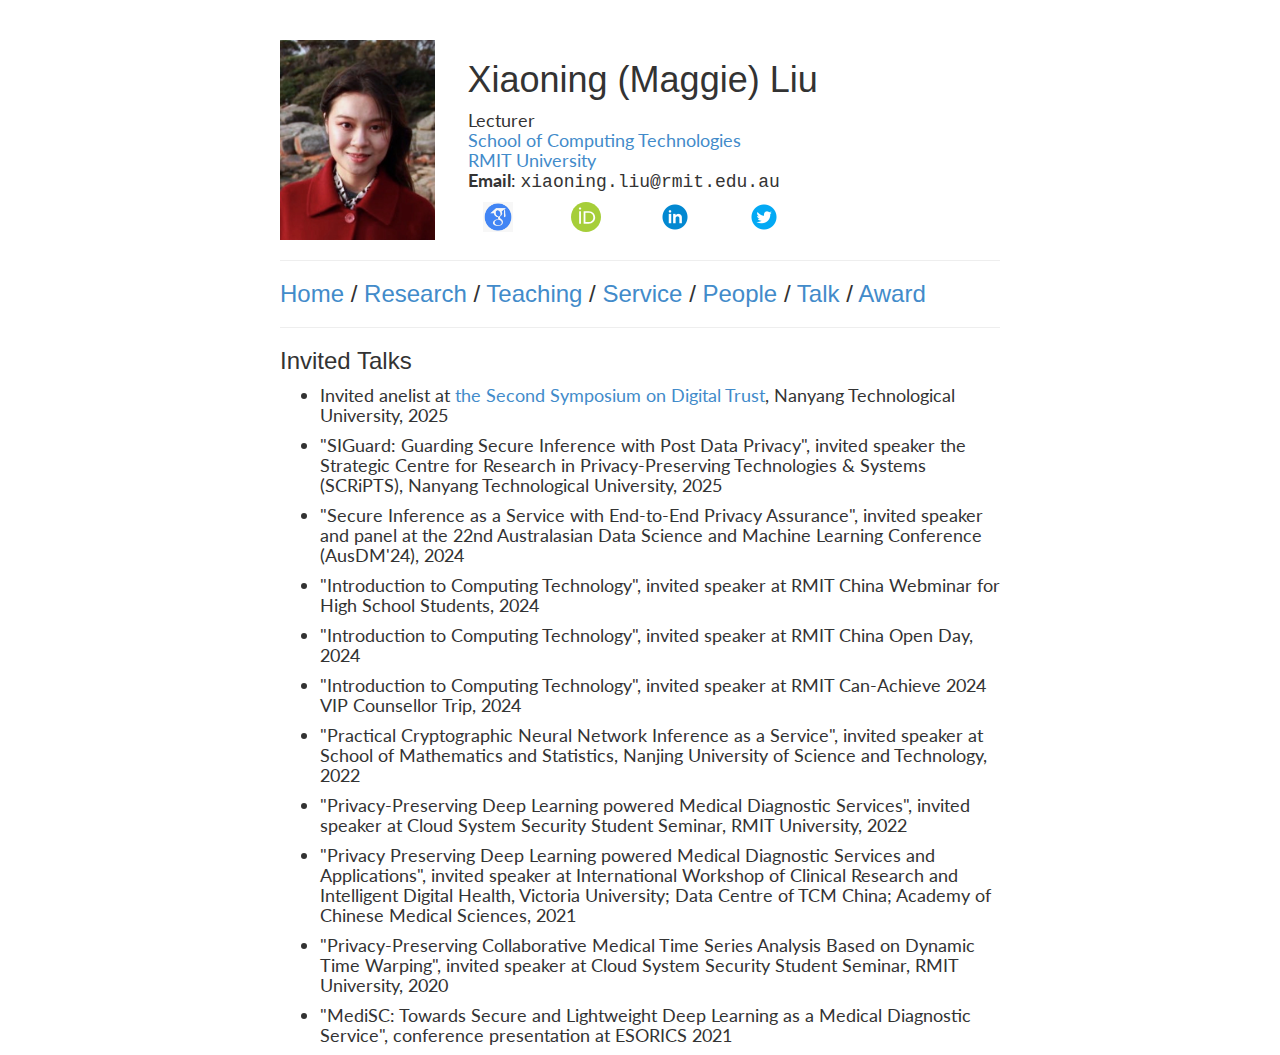
<file: talk.html>
<!DOCTYPE html>
<html lang="en">
<head>
    <title>Maggie's Homepage</title>
    <meta http-equiv="Content-Type" content="text/html; charset=UTF-8" />
    <meta name="viewport" content="width=device-width, initial-scale=1.0" />
    <meta name="author" content="Xiaoning Liu">
    <meta name="keywords" content="Xiaoning Liu, Maggie Liu, Xiaoning Liu RMIT, Maggie Liu RMIT, Xiaoning Maggie Liu RMIT">
    <meta name="robots" content="index,follow">
    <meta name="description" content="Homepage of Maggie Liu">
    <link href="https://fonts.googleapis.com/css?family=Lato:100,300,400,700,900" rel="stylesheet">
    <link rel="stylesheet" type="text/css" media="screen,print" href="css/style.css" />
    <link href="css/bootstrap.min.css" rel="stylesheet" media="screen" />
</head>

<body>
<div class="container">
<br>
<br>

<div class="row">
<div class="col-sm-3">
<a href="images/profile.jpeg">
<img class="img-responsive" style="max-height:200px;" src="images/profile.jpeg"/>
</a>
</div>

<div class="col-sm-9">
<div class="clearfix visible-xs-block"></div>
<h1>Xiaoning (Maggie) Liu </h1>
<p style="font-size: 18px">Lecturer<br>
<a href="https://www.rmit.edu.au/about/schools-colleges/computing-technologies">School of Computing Technologies</a><br>
<a href="https://www.rmit.edu.au/">RMIT University</a><br>
<b>Email</b>: <tt>xiaoning.liu@rmit.edu.au</tt> <br>
<div class="col-xs-2">
<a href="https://scholar.google.com/citations?user=hjxSs-UAAAAJ&hl=en" title="gscholar"><img src="./images/gscholar.png" style="max-height:30px;" class="img-responsive"></a>
</div>
<div class="col-xs-2">
<a href="https://orcid.org/0000-0002-9874-8839" title="ORCID"><img src="./images/orcid.svg" style="max-height:30px;" class="img-responsive"></a>
</div>
<div class="col-xs-2">
<a href="https://www.linkedin.com/in/xiaoning-maggie-liu-79777316a/" title="linkedin"><img src="./images/linkedin.png" style="max-height:30px;" class="img-responsive"></a>
</div>
<div class="col-xs-2">
<a href="https://twitter.com/maggie_cityu" title="twitter"><img src="./images/twitter.png" style="max-height:30px;" class="img-responsive"></a>
</div>
</p>
</div>
</div>

<hr/>
<h3>
  <a href="index.html">Home</a> /
  <a href="papers.html">Research</a> /
  <a href="teaching.html">Teaching</a> /
  <a href="service.html">Service</a> /
  <a href="people.html">People</a> /
  <a href="talk.html">Talk</a> /
  <a href="award.html">Award</a>
</h3>
<hr/>

<style>
    ul li{
        font-family: Lato;
        font-size: 18px;
        font-style: normal;
        font-weight: normal;
        font-variant: normal;
        font-weight: 400;
        line-height: 20px;
        margin: 10px 0;
    }
    .col {
	      padding: 1%;
    }
    .col-lg{
        height: 250px;
        overflow: hidden;
        margin: 10px 0;
        position: relative;
        flex-basis: 25%;
    }

    .col-lg img{
    	display:block;
        position: relative;
      	margin: .5em;
        width: 100%;
      	max-height: 180px;
      	text-align: center;
      	overflow: hidden;
    }

    .col-lg p{
      text-align: center;
    }

    .imgrid {
      display: flex;
      flex-wrap: wrap;
    }
</style>


  <h3> Invited Talks </h3>
    <ul>
        <li> Invited anelist at <a href="https://digital-trust-symposium.github.io/2025/speaker.html">the Second Symposium on Digital Trust</a>, Nanyang Technological University, 2025</li>

        <li>"SIGuard: Guarding Secure Inference with Post Data Privacy", invited speaker the Strategic Centre for Research in Privacy-Preserving Technologies & Systems (SCRiPTS), Nanyang Technological University, 2025</li>

        <li>"Secure Inference as a Service with End-to-End Privacy Assurance", invited speaker and panel at the 22nd Australasian Data Science and Machine Learning Conference (AusDM'24), 2024</li>

        <li>"Introduction to Computing Technology", invited speaker at RMIT China Webminar for High School Students, 2024</li>

        <li>"Introduction to Computing Technology", invited speaker at RMIT China Open Day, 2024</li>

        <li>"Introduction to Computing Technology", invited speaker at RMIT Can-Achieve 2024 VIP Counsellor Trip, 2024</li>

        <li>"Practical Cryptographic Neural Network Inference as a Service", invited speaker at School of Mathematics and Statistics, Nanjing University of Science and Technology, 2022</li>
        <li>"Privacy-Preserving Deep Learning powered Medical Diagnostic Services", invited speaker at Cloud System Security Student Seminar, RMIT University, 2022</li>
        <li>"Privacy Preserving Deep Learning powered Medical Diagnostic Services and Applications", invited speaker at International Workshop of Clinical Research and Intelligent Digital Health, Victoria University; Data Centre of TCM China; Academy of Chinese Medical Sciences, 2021</li>
        <li>"Privacy-Preserving Collaborative Medical Time Series Analysis Based on Dynamic Time Warping", invited speaker at Cloud System Security Student Seminar, RMIT University, 2020</li>
        <li>"MediSC: Towards Secure and Lightweight Deep Learning as a Medical Diagnostic Service", conference presentation at ESORICS 2021</li>
    </ul>

</div>
</body>
</html>
</file>
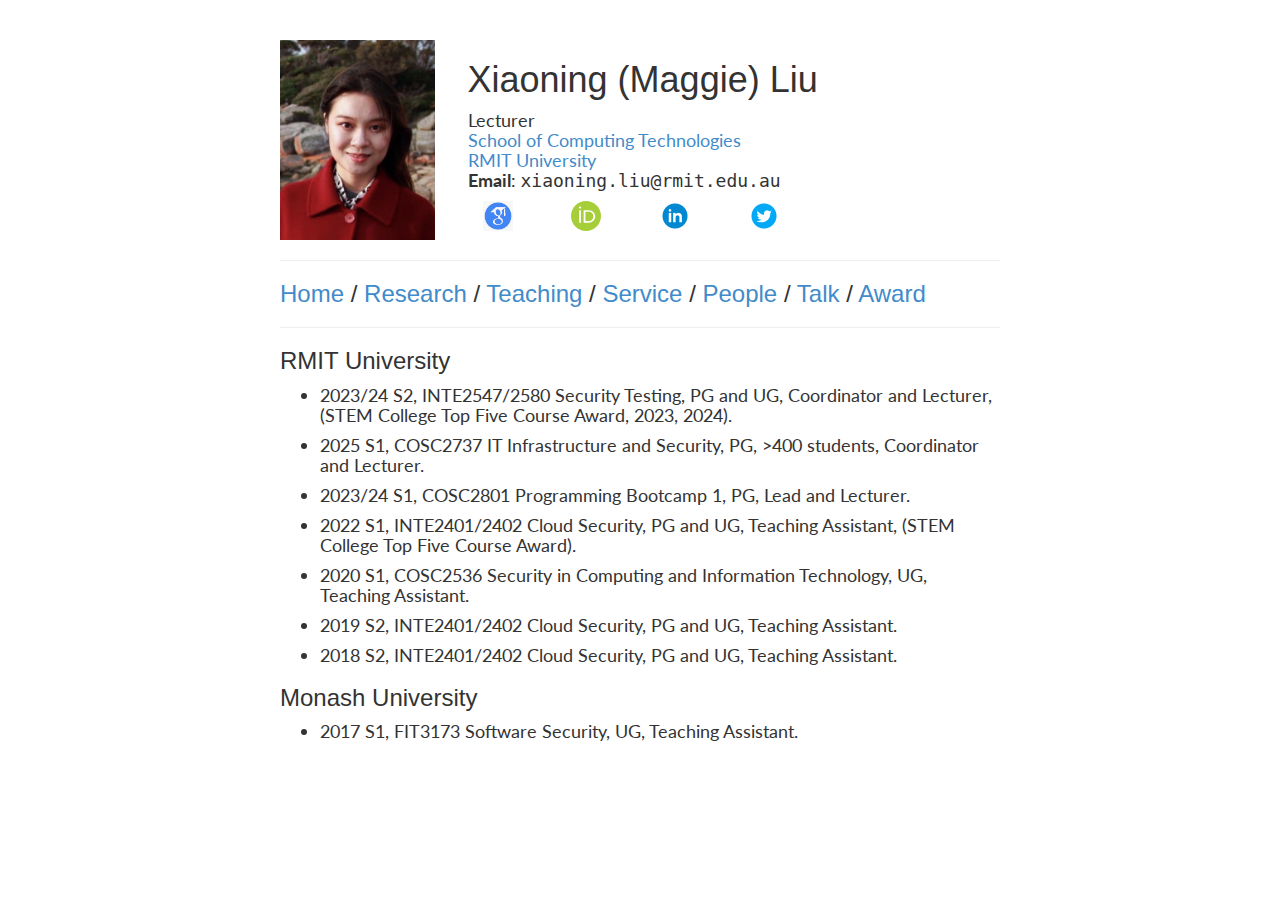
<file: teaching.html>
<!DOCTYPE html>
<html lang="en">
<head>
    <title>Maggie's Homepage</title>
    <meta http-equiv="Content-Type" content="text/html; charset=UTF-8" />
    <meta name="viewport" content="width=device-width, initial-scale=1.0" />
    <meta name="author" content="Xiaoning Liu">
    <meta name="keywords" content="Xiaoning Liu, Maggie Liu, Xiaoning Liu RMIT, Maggie Liu RMIT, Xiaoning Maggie Liu RMIT">
    <meta name="robots" content="index,follow">
    <meta name="description" content="Homepage of Maggie Liu">
    <link href="https://fonts.googleapis.com/css?family=Lato:100,300,400,700,900" rel="stylesheet">
    <link rel="stylesheet" type="text/css" media="screen,print" href="css/style.css" />
    <link href="css/bootstrap.min.css" rel="stylesheet" media="screen" />
</head>

<body>
<div class="container">
<br>
<br>

<div class="row">
<div class="col-sm-3">
<a href="images/profile.jpeg">
<img class="img-responsive" style="max-height:200px;" src="images/profile.jpeg"/>
</a>
</div>

<div class="col-sm-9">
<div class="clearfix visible-xs-block"></div>
<h1>Xiaoning (Maggie) Liu </h1>
<p style="font-size: 18px">Lecturer<br>
<a href="https://www.rmit.edu.au/about/schools-colleges/computing-technologies">School of Computing Technologies</a><br>
<a href="https://www.rmit.edu.au/">RMIT University</a><br>
<b>Email</b>: <tt>xiaoning.liu@rmit.edu.au</tt> <br>
<div class="col-xs-2">
<a href="https://scholar.google.com/citations?user=hjxSs-UAAAAJ&hl=en" title="gscholar"><img src="./images/gscholar.png" style="max-height:30px;" class="img-responsive"></a>
</div>
<div class="col-xs-2">
<a href="https://orcid.org/0000-0002-9874-8839" title="ORCID"><img src="./images/orcid.svg" style="max-height:30px;" class="img-responsive"></a>
</div>
<div class="col-xs-2">
<a href="https://www.linkedin.com/in/xiaoning-maggie-liu-79777316a/" title="linkedin"><img src="./images/linkedin.png" style="max-height:30px;" class="img-responsive"></a>
</div>
<div class="col-xs-2">
<a href="https://twitter.com/maggie_cityu" title="twitter"><img src="./images/twitter.png" style="max-height:30px;" class="img-responsive"></a>
</div>
</p>
</div>
</div>

<hr/>
<h3>
  <a href="index.html">Home</a> /
  <a href="papers.html">Research</a> /
  <a href="teaching.html">Teaching</a> /
  <a href="service.html">Service</a> /
  <a href="people.html">People</a> /
  <a href="talk.html">Talk</a> /
  <a href="award.html">Award</a>
</h3>
<hr/>

<style>
    ul li{
        font-family: Lato;
        font-size: 18px;
        font-style: normal;
        font-weight: normal;
        font-variant: normal;
        font-weight: 400;
        line-height: 20px;
        margin: 10px 0;
    }
    .col {
	      padding: 1%;
    }
    .col-lg{
        height: 250px;
        overflow: hidden;
        margin: 10px 0;
        position: relative;
        flex-basis: 25%;
    }

    .col-lg img{
    	display:block;
        position: relative;
      	margin: .5em;
        width: 100%;
      	max-height: 180px;
      	text-align: center;
      	overflow: hidden;
    }

    .col-lg p{
      text-align: center;
    }

    .imgrid {
      display: flex;
      flex-wrap: wrap;
    }
</style>


  <h3> RMIT University </h3>
    <ul>
	    <li>2023/24 S2, INTE2547/2580 Security Testing, PG and UG, Coordinator and Lecturer, (STEM College Top Five Course Award, 2023, 2024).</li>

        <li>2025 S1, COSC2737 IT Infrastructure and Security, PG, >400 students, Coordinator and Lecturer.</li>

	    <li>2023/24 S1, COSC2801 Programming Bootcamp 1, PG, Lead and Lecturer.</li>

        <li>2022 S1, INTE2401/2402 Cloud Security, PG and UG, Teaching Assistant, (STEM College Top Five Course Award).</li>

        <li>2020 S1, COSC2536 Security in Computing and Information Technology, UG, Teaching Assistant.</li>
        
        <li>2019 S2, INTE2401/2402 Cloud Security, PG and UG, Teaching Assistant.</li>
        <li>2018 S2, INTE2401/2402 Cloud Security, PG and UG, Teaching Assistant.</li>
    </ul>
  
   <h3> Monash University </h3>
    <ul>
        <li>2017 S1, FIT3173 Software Security, UG, Teaching Assistant.</li>
    </ul>
</div>
</body>
</html>
</file>
<file: css/style.css>
h1 {
    font-family: Lato;
    font-size: 24px;
    font-style: normal;
    font-variant: normal;
    font-weight: 700;
    line-height: 26.4px;
}

h2 {
    font-family: Lato;
    font-size: 20px;
    font-style: normal;
    font-variant: normal;
    font-weight: 700;
    line-height: 15.4px;
}

h3 {
    font-family: Lato;
    font-size: 14px;
    font-style: normal;
    font-variant: normal;
    font-weight: 700;
    line-height: 15.4px;
}

p {
    font-family: Lato;
    font-size: 18px;
    font-style: normal;
    font-variant: normal;
    font-weight: 400;
    line-height: 20px;
}

ul li{
    font-family: Lato;
    font-size: 18px;
    font-style: normal;
    font-weight: normal;
    font-variant: normal;
    font-weight: 400;
    line-height: 20px;
}

pre {
    font-family: Lato;
    overflow-x:hidden;
    white-space:pre-wrap;
}
</file>
